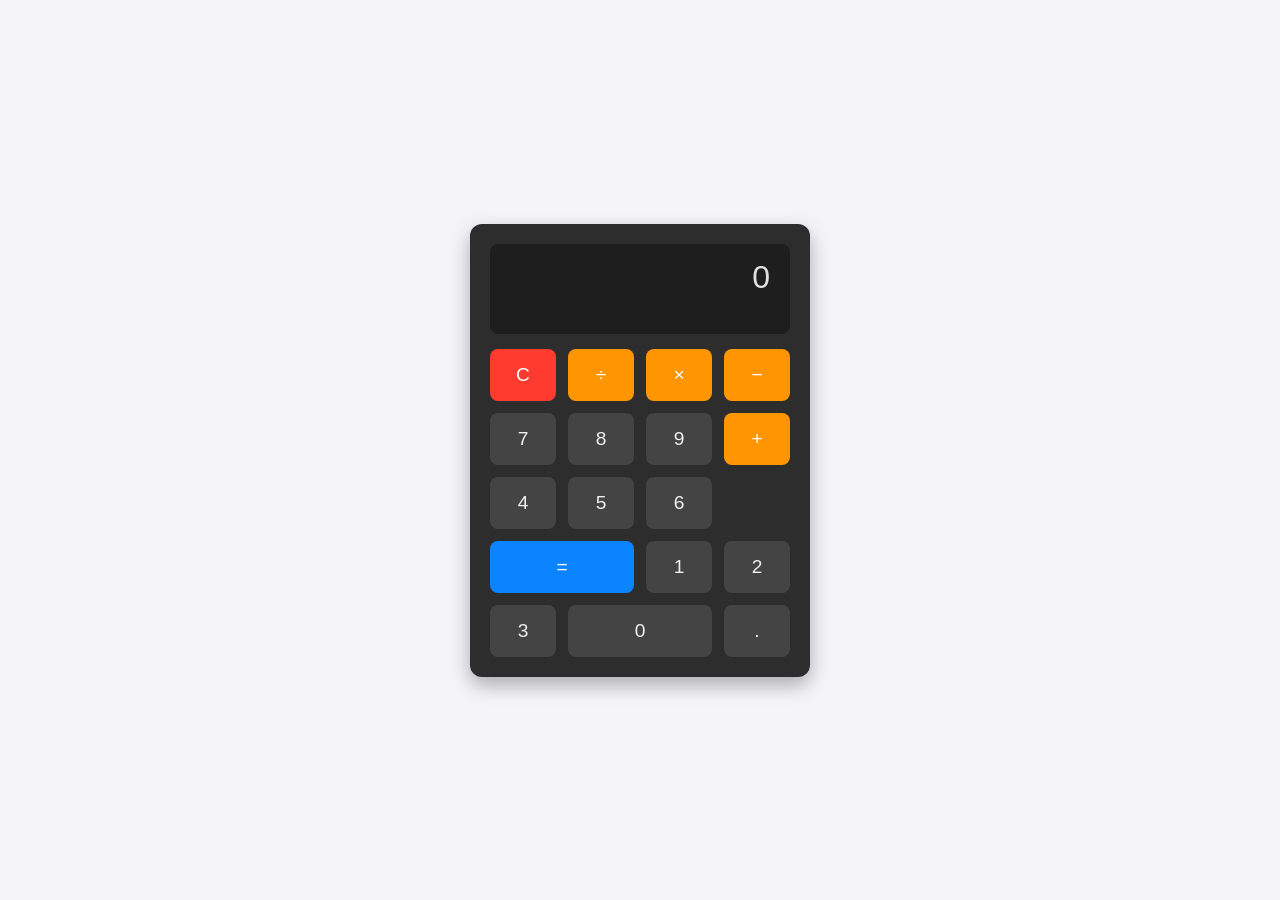
<file: calculator/index.html>
<!DOCTYPE html>
<html lang="en">
<head>
<meta charset="UTF-8" />
<meta name="viewport" content="width=device-width, initial-scale=1" />
<title>Basic Calculator</title>
<link rel="stylesheet" href="index.css">
</head>
<body>
  <div class="calculator" role="application" aria-label="Calculator">
    <div class="display" id="display" aria-live="polite" aria-atomic="true">0</div>
    <div class="buttons">
      <button class="clear" id="clear">C</button>
      <button class="operator" data-value="/">÷</button>
      <button class="operator" data-value="*">×</button>
      <button class="operator" data-value="-">−</button>

      <button data-value="7">7</button>
      <button data-value="8">8</button>
      <button data-value="9">9</button>
      <button class="operator" data-value="+">+</button>

      <button data-value="4">4</button>
      <button data-value="5">5</button>
      <button data-value="6">6</button>
      <button class="equal" id="equals">=</button>

      <button data-value="1">1</button>
      <button data-value="2">2</button>
      <button data-value="3">3</button>

      <button data-value="0" style="grid-column: span 2;">0</button>
      <button data-value=".">.</button>
    </div>
  </div>

<script src="index.js"></script>
</body>
</html>
</file>
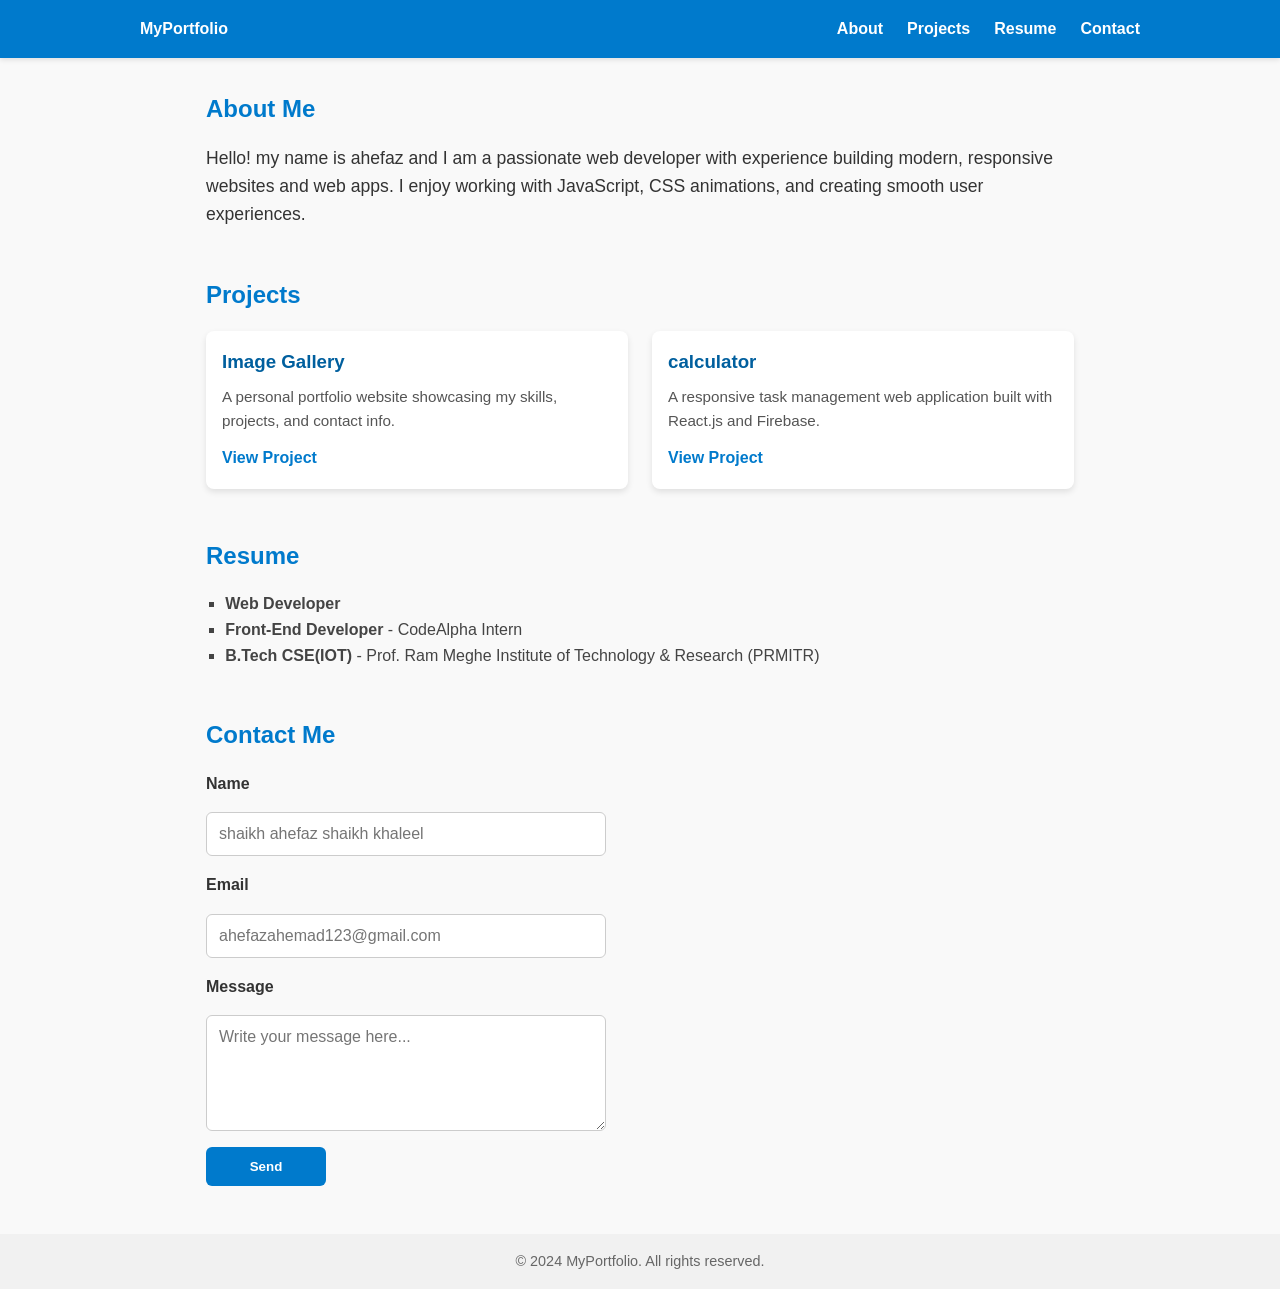
<file: portfolio/index.html>
<!DOCTYPE html>
<html lang="en">
<head>
  <meta charset="UTF-8" />
  <meta name="viewport" content="width=device-width, initial-scale=1" />
  <title>My Modern Portfolio</title>
  <link rel="stylesheet" href="index.css">
</head>
<body>

<header>
  <nav>
    <div><strong>MyPortfolio</strong></div>
    <ul id="nav-links">
      <li><a href="#about">About</a></li>
      <li><a href="#projects">Projects</a></li>
      <li><a href="#resume">Resume</a></li>
      <li><a href="#contact">Contact</a></li>
    </ul>
    <div class="menu-toggle" id="menu-toggle">&#9776;</div>
  </nav>
</header>

<main>
  <section id="about" class="visible">
    <h1>About Me</h1>
    <p>Hello! my name is ahefaz and I am a passionate web developer with experience building modern, responsive websites and web apps. I enjoy working with JavaScript, CSS animations, and creating smooth user experiences.</p>
  </section>

  <section id="projects">
    <h2>Projects</h2>
    <div class="project-list">
      <div class="project" tabindex="0">
        <h3>Image Gallery</h3>
        <p>A personal portfolio website showcasing my skills, projects, and contact info.</p>
        <a href="http://127.0.0.1:3002/index.html" target="_blank" rel="noopener">View Project</a>
      </div>
      <div class="project" tabindex="0">
        <h3>calculator</h3>
        <p>A responsive task management web application built with React.js and Firebase.</p>
        <a href="http://127.0.0.1:3004/index.html" target="_blank" rel="noopener">View Project</a>
      </div>
    </div>
  </section>

  <section id="resume">
    <h2>Resume</h2>
    <ul>
      <li><strong>Web Developer</strong> </li>
      <li><strong>Front-End Developer</strong> - CodeAlpha Intern</li>
      <li><strong>B.Tech CSE(IOT)</strong> -  Prof. Ram Meghe Institute of Technology & Research (PRMITR)</li>
    </ul>
  </section>

  <section id="contact">
    <h2>Contact Me</h2>
    <form id="contact-form" action="https://formspree.io/f/maypvlko" method="POST" target="_blank">
      <label for="name">Name</label>
      <input type="text" id="name" name="name" required placeholder="shaikh ahefaz shaikh khaleel" />

      <label for="email">Email</label>
      <input type="email" id="email" name="_replyto" required placeholder="ahefazahemad123@gmail.com" />

      <label for="message">Message</label>
      <textarea id="message" name="message" rows="5" required placeholder="Write your message here..."></textarea>

      <button type="submit">Send</button>
    </form>
  </section>
</main>

<footer>
  &copy; 2024 MyPortfolio. All rights reserved.
</footer>

<script src="index.js"></script>

</body>
</html>
</file>
<file: calculator/index.css>
body {
    display: flex;
    justify-content: center;
    align-items: center;
    height: 100vh;
    font-family: 'Segoe UI', Tahoma, Geneva, Verdana, sans-serif;
    background: #f4f4f9;
    margin: 0;
  }
  .calculator {
    background-color: #2d2d2d;
    padding: 20px;
    border-radius: 12px;
    box-shadow: 0 8px 20px rgba(0,0,0,0.3);
    width: 300px;
  }
  .display {
    background-color: #1e1e1e;
    color: #e0e0e0;
    font-size: 2rem;
    padding: 15px 20px;
    border-radius: 8px;
    text-align: right;
    margin-bottom: 15px;
    height: 60px;
    overflow-x: auto;
    user-select: none;
  }
  .buttons {
    display: grid;
    grid-template-columns: repeat(4, 1fr);
    gap: 12px;
  }
  button {
    padding: 15px;
    font-size: 1.2rem;
    border: none;
    border-radius: 8px;
    background: #444444;
    color: #f0f0f0;
    cursor: pointer;
    transition: background 0.3s ease;
    user-select: none;
  }
  button.operator {
    background: #ff9500;
    color: white;
  }
  button.operator:hover {
    background: #e08800;
  }
  button:hover {
    background: #666666;
  }
  button.equal {
    background: #0a84ff;
    color: white;
    grid-column: span 2;
  }
  button.equal:hover {
    background: #006fe6;
  }
  button.clear {
    background: #ff3b30;
    color: white;
  }
  button.clear:hover {
    background: #e02b20;
  }
</file>
<file: portfolio/index.css>
/* Reset */
    * {
      box-sizing: border-box;
      margin: 0;
      padding: 0;
      font-family: 'Segoe UI', Tahoma, Geneva, Verdana, sans-serif;
    }

    body {
      line-height: 1.6;
      color: #333;
      background: #f9f9f9;
      scroll-behavior: smooth;
    }

    header {
      background: #007acc;
      color: white;
      padding: 1rem 2rem;
      position: sticky;
      top: 0;
      z-index: 1000;
      box-shadow: 0 2px 5px rgba(0,0,0,0.1);
    }
    header nav {
      display: flex;
      justify-content: space-between;
      align-items: center;
      max-width: 1000px;
      margin: 0 auto;
    }
    header nav ul {
      list-style: none;
      display: flex;
      gap: 1.5rem;
    }
    header nav ul li a {
      color: white;
      text-decoration: none;
      font-weight: 600;
      transition: color 0.3s ease;
    }
    header nav ul li a:hover {
      color: #ffd700;
    }
    main {
      max-width: 900px;
      margin: 2rem auto;
      padding: 0 1rem;
    }
    section {
      margin-bottom: 3rem;
      opacity: 0;
      transform: translateY(40px);
      transition: opacity 0.6s ease, transform 0.6s ease;
    }
    section.visible {
      opacity: 1;
      transform: translateY(0);
    }
    h1, h2 {
      color: #007acc;
      margin-bottom: 1rem;
    }
    /* About */
    #about p {
      font-size: 1.1rem;
    }
    /* Projects */
    #projects .project-list {
      display: grid;
      grid-template-columns: repeat(auto-fit,minmax(280px,1fr));
      gap: 1.5rem;
    }
    .project {
      background: white;
      padding: 1rem;
      border-radius: 8px;
      box-shadow: 0 3px 6px rgba(0,0,0,0.1);
      transition: transform 0.3s ease, box-shadow 0.3s ease;
      cursor: pointer;
    }
    .project:hover {
      transform: translateY(-5px);
      box-shadow: 0 8px 15px rgba(0,0,0,0.15);
    }
    .project h3 {
      margin-bottom: 0.5rem;
      color: #005f9e;
    }
    .project p {
      font-size: 0.95rem;
      color: #555;
    }
    .project a {
      display: inline-block;
      margin-top: 0.75rem;
      color: #007acc;
      font-weight: 600;
      text-decoration: none;
      border-bottom: 2px solid transparent;
      transition: border-color 0.3s ease;
    }
    .project a:hover {
      border-color: #007acc;
    }
    /* Resume */
    #resume ul {
      list-style-type: square;
      padding-left: 1.2rem;
      color: #444;
    }
    /* Contact */
    #contact form {
      display: flex;
      flex-direction: column;
      gap: 1rem;
      max-width: 400px;
    }
    #contact label {
      font-weight: 600;
    }
    #contact input, #contact textarea {
      padding: 0.75rem;
      border: 1px solid #ccc;
      border-radius: 6px;
      font-size: 1rem;
      resize: vertical;
      transition: border-color 0.3s ease;
    }
    #contact input:focus, #contact textarea:focus {
      outline: none;
      border-color: #007acc;
    }
    #contact button {
      width: 120px;
      padding: 0.75rem;
      background: #007acc;
      color: white;
      border: none;
      border-radius: 6px;
      font-weight: 600;
      cursor: pointer;
      transition: background 0.3s ease;
    }
    #contact button:hover {
      background: #005f9e;
    }
    /* Footer */
    footer {
      text-align: center;
      padding: 1rem 1rem;
      background: #f1f1f1;
      color: #666;
      font-size: 0.9rem;
      margin-top: 3rem;
    }
    /* Responsive nav toggle */
    @media(max-width:600px){
      header nav ul {
        flex-direction: column;
        background: #005f9e;
        position: absolute;
        right: 1rem;
        top: 56px;
        padding: 1rem;
        border-radius: 6px;
        display: none;
      }
      header nav ul.show {
        display: flex;
      }
      header nav .menu-toggle {
        display: block;
        cursor: pointer;
        font-size: 1.5rem;
      }
    }
    @media(min-width:601px){
      header nav .menu-toggle {
        display: none;
      }
    }
</file>
